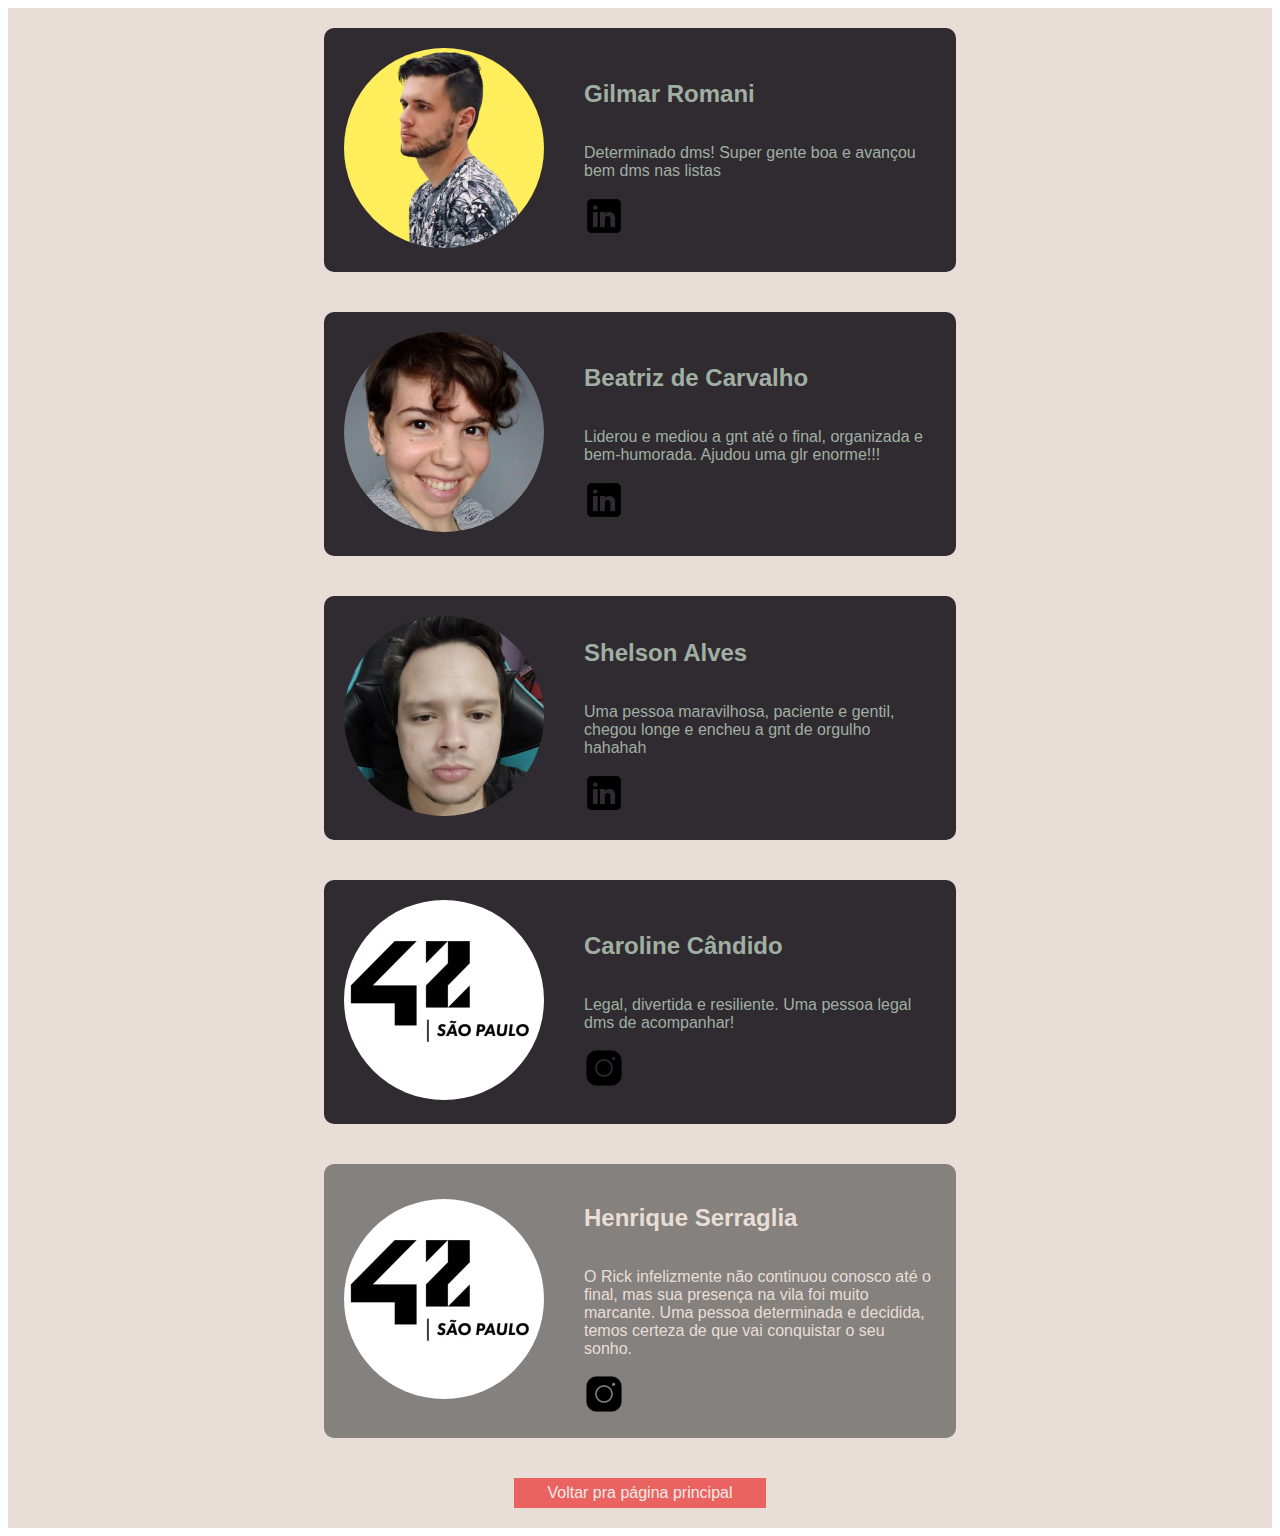
<file: Depoimentos/creditos.html>
<!DOCTYPE html>
<html lang="en">
<head>
    <meta charset="UTF-8">
    <meta http-equiv="X-UA-Compatible" content="IE=edge">
    <meta name="viewport" content="width=device-width, initial-scale=1.0">
    <title>Creditos Vila 27</title>
    <link rel="stylesheet" href="../style/creditos.css">
</head>
<body>
    <main>
        <div class="card">
            <div class="selfie">
                <img src="../img/gilmar.jpeg" alt="">
            </div>
            <div class="description">
                <h2>Gilmar Romani</h2>
                <p>Determinado dms! Super gente boa e avançou bem dms nas listas</p>
                <a href="https://www.linkedin.com/in/gilmar-romani/"><img src="../img/icons8-linkedin-100.png" alt=""></a>
            </div>
        </div>
        <div class="card">
            <div class="selfie">
                <img src="../img/beatriz.jpeg" alt="">
            </div>
            <div class="description">
                <h2>Beatriz de Carvalho</h2>
                <p>Liderou e mediou a gnt até o final, organizada e bem-humorada. Ajudou uma glr enorme!!!</p>
                <a href="https://www.linkedin.com/in/beatrizcarvalhobrancosilva/"><img src="../img/icons8-linkedin-100.png" alt=""></a>
            </div>
        </div>
        <div class="card">
            <div class="selfie">
                <img src="../img/shelson.jpeg" alt="">
            </div>
            <div class="description">
                <h2>Shelson Alves</h2>
                <p>Uma pessoa maravilhosa, paciente e gentil, chegou longe e encheu a gnt de orgulho hahahah</p>
                <a href="https://www.linkedin.com/in/shelson-xavier-36a3b9215/"><img src="../img/icons8-linkedin-100.png" alt=""></a>
            </div>
        </div>
        <div class="card">
            <div class="selfie">
                <img src="../img/uZCilKE3_400x400.jpg" alt="">
            </div>
            <div class="description">
                <h2>Caroline Cândido</h2>
                <p>Legal, divertida e resiliente. Uma pessoa legal dms de acompanhar!</p>
                <a href="https://www.instagram.com/carolinecandido/"><img src="../img/icons8-instagram-120.png" alt=""></a>
            </div>
        </div>
        <div class="card_rick card">
            <div class="selfie">
                <img src="../img/uZCilKE3_400x400.jpg" alt="">
            </div>
            <div class="description">
                <h2>Henrique Serraglia</h2>
                <p>O Rick infelizmente não continuou conosco até o final, mas sua presença na vila foi muito marcante. Uma pessoa determinada e decidida, temos certeza de que vai conquistar o seu sonho.</p>
                <a href="https://www.instagram.com/rickserraglia/"><img src="../img/icons8-instagram-120.png" alt=""></a>
            </div>
        </div>

        <a class="backtohome" href="../index.html">Voltar pra página principal</a>
    </main>
</body>
</html>
</file>
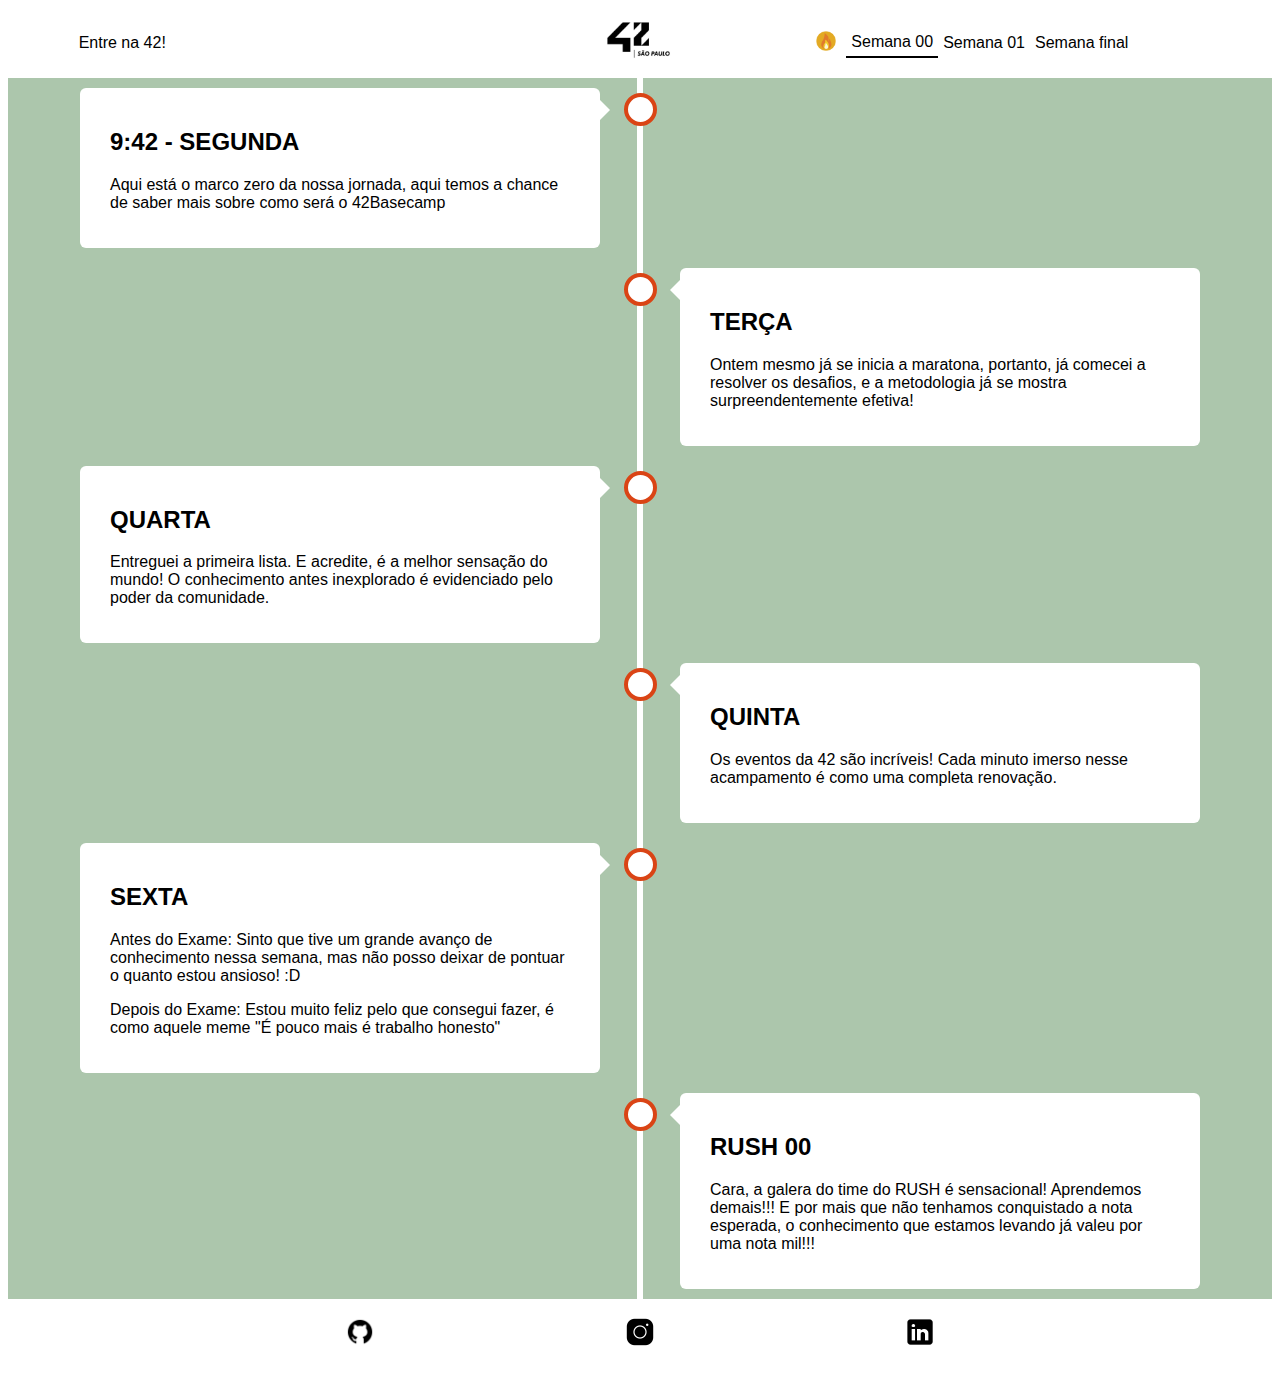
<file: Depoimentos/Semana_00.html>
<!DOCTYPE html>
<html lang="en">
<head>
    <meta charset="UTF-8">
    <meta http-equiv="X-UA-Compatible" content="IE=edge">
    <meta name="viewport" content="width=device-width, initial-scale=1.0">
    <title>Semana 00 - 42Basecamp</title>
    <link rel="stylesheet" href="../style/style_00.css">
</head>
<body>
    <header>
        <div class="link_subscribe"><a href="https://www.42sp.org.br/">Entre na 42!</a></div>
        <img src="../img/uZCilKE3_400x400.jpg" alt="">
        <div class="navbar">
            <a href="./Semana_do_Esquenta.html"><img class="esquenta" src="../img/icons8-elemento-fogo-64.png" alt="" srcset=""></a>
            <a class="links_ref1" href="../index.html">Semana 00</a>
            <a class="links_ref" href="./Semana_01.html">Semana 01</a>
            <a class="links_ref" href="./Semana_Final.html">Semana final</a>
        </div>
    </header>
    <main>
        <div class="timeline">
            <div class="container left">
              <div class="content">
                <h2>9:42 - SEGUNDA</h2>
                <p>Aqui está o marco zero da nossa jornada, aqui temos a chance de saber mais sobre como será o 42Basecamp</p>
              </div>
            </div>
            <div class="container right">
              <div class="content">
                <h2>TERÇA</h2>
                <p>Ontem mesmo já se inicia a maratona, portanto, já comecei a resolver os desafios, e a metodologia já se mostra surpreendentemente efetiva!</p>
              </div>
            </div>
            <div class="container left">
              <div class="content">
                <h2>QUARTA</h2>
                <p>Entreguei a primeira lista. E acredite, é a melhor sensação do mundo! O conhecimento antes inexplorado é evidenciado pelo poder da comunidade.</p>
              </div>
            </div>
            <div class="container right">
              <div class="content">
                <h2>QUINTA</h2>
                <p>Os eventos da 42 são incríveis! Cada minuto imerso nesse acampamento é como uma completa renovação.</p>
              </div>
            </div>
            <div class="container left">
              <div class="content">
                <h2>SEXTA</h2>
                <p>Antes do Exame: Sinto que tive um grande avanço de conhecimento nessa semana, mas não posso deixar de pontuar o quanto estou ansioso! :D</p>
                <p>Depois do Exame: Estou muito feliz pelo que consegui fazer, é como aquele meme "É pouco mais é trabalho honesto"</p>
              </div>
            </div>
            <div class="container right">
              <div class="content">
                <h2>RUSH 00</h2>
                <p>Cara, a galera do time do RUSH é sensacional! Aprendemos demais!!! E por mais que não tenhamos conquistado a nota esperada, o conhecimento que estamos levando já valeu por uma nota mil!!!</p>
              </div>
            </div>
        </div> 
    </main>
    <footer>
        <div class="social">
            <a href="https://github.com/anonyblast" _blank><img src="../img/icons8-github-128.png" alt="" srcset=""></a>
            <a href="https://www.instagram.com/gustavoiafelix/"><img src="../img/icons8-instagram-120.png" alt="" srcset=""></a>
            <a href="https://www.linkedin.com/in/gustavoiafelix/"><img src="../img/icons8-linkedin-100.png" alt="" srcset=""></a>
        </div>
    </footer>
</body>
</html>
</file>
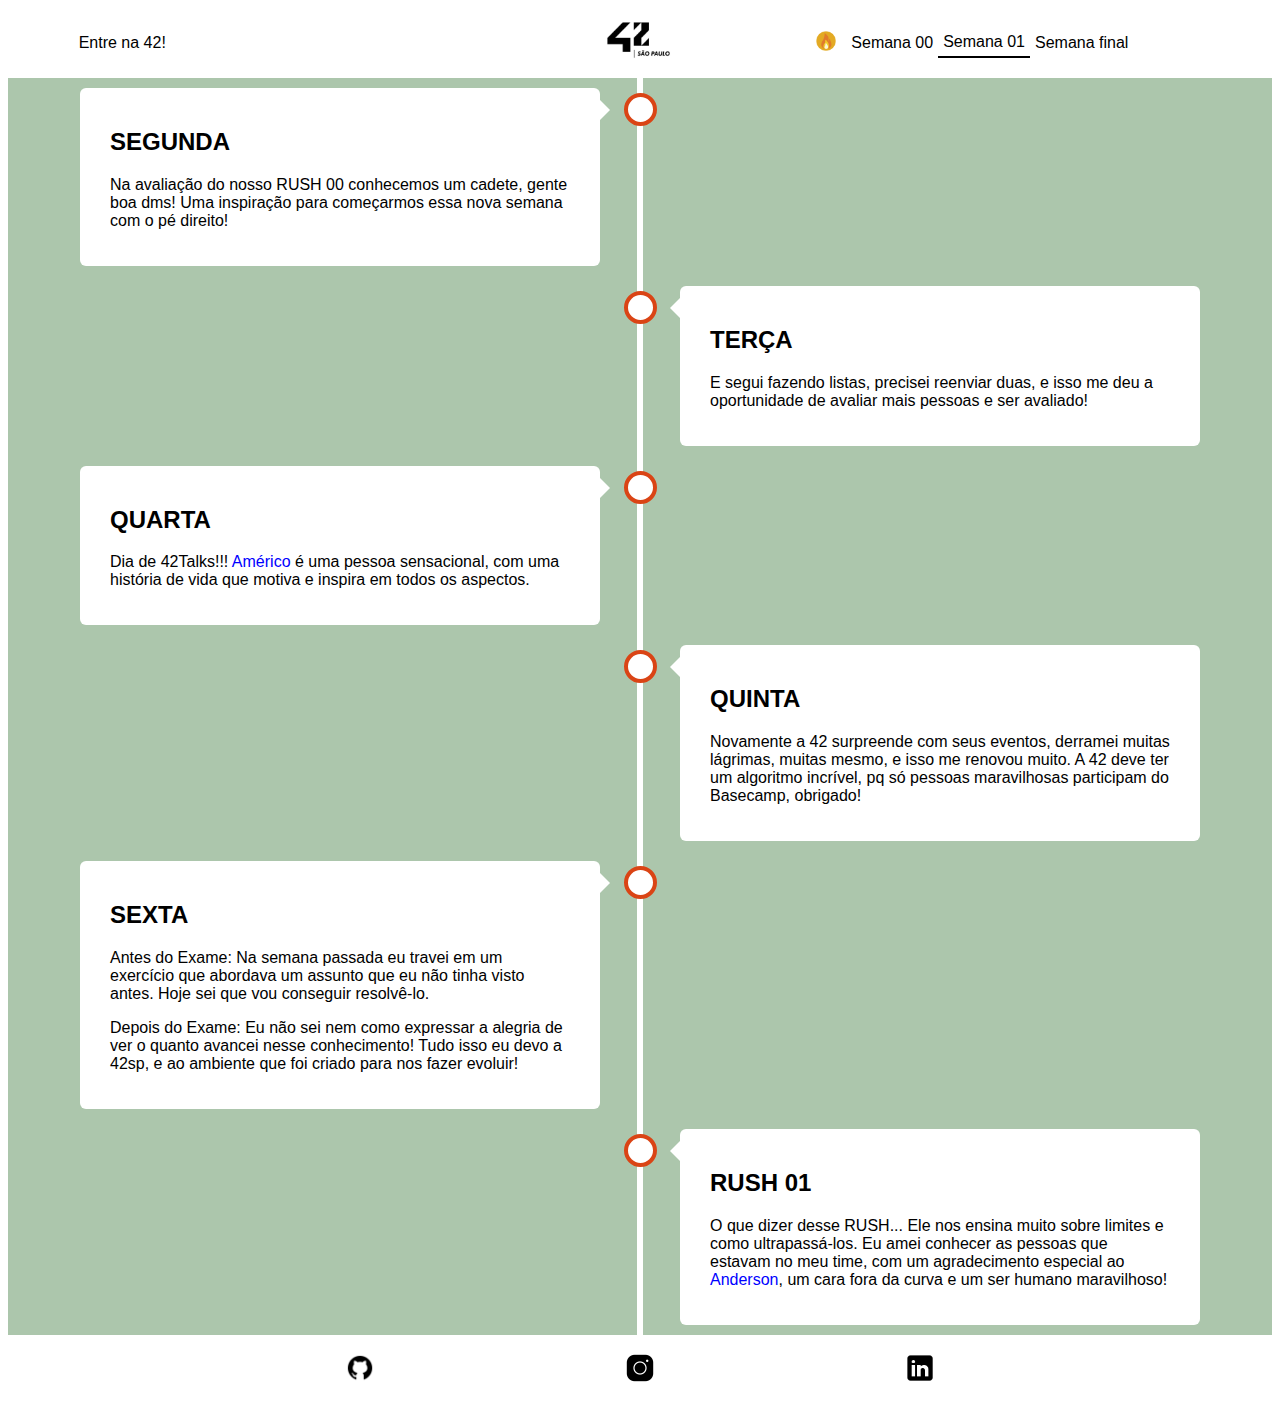
<file: Depoimentos/Semana_01.html>
<!DOCTYPE html>
<html lang="en">
<head>
    <meta charset="UTF-8">
    <meta http-equiv="X-UA-Compatible" content="IE=edge">
    <meta name="viewport" content="width=device-width, initial-scale=1.0">
    <title>Semana 01 - 42Basecamp</title>
    <link rel="stylesheet" href="../style/style_01.css">
</head>
<body>
    <header>
        <div class="link_subscribe"><a href="https://www.42sp.org.br/">Entre na 42!</a></div>
        <img src="../img/uZCilKE3_400x400.jpg" alt="">
        <div class="navbar">
            <a href="./Semana_do_Esquenta.html"><img class="esquenta" src="../img/icons8-elemento-fogo-64.png" alt="" srcset=""></a>
            <a class="links_ref" href="./Semana_00.html">Semana 00</a>
            <a class="links_ref1" href="../index.html">Semana 01</a>
            <a class="links_ref" href="./Semana_Final.html">Semana final</a>
        </div>
    </header>
    <main>
        <div class="timeline">
            <div class="container left">
              <div class="content">
                <h2>SEGUNDA</h2>
                <p>Na avaliação do nosso RUSH 00 conhecemos um cadete, gente boa dms! Uma inspiração para começarmos essa nova semana com o pé direito!</p>
              </div>
            </div>
            <div class="container right">
              <div class="content">
                <h2>TERÇA</h2>
                <p>E segui fazendo listas, precisei reenviar duas, e isso me deu a oportunidade de avaliar mais pessoas e ser avaliado!</p>
              </div>
            </div>
            <div class="container left">
              <div class="content">
                <h2>QUARTA</h2>
                <p>Dia de 42Talks!!! <a class="linkedin_ref" href="https://www.linkedin.com/in/americo-mattar/">Américo</a> é uma pessoa sensacional, com uma história de vida que motiva e inspira em todos os aspectos.</p>
              </div>
            </div>
            <div class="container right">
              <div class="content">
                <h2>QUINTA</h2>
                <p>Novamente a 42 surpreende com seus eventos, derramei muitas lágrimas, muitas mesmo, e isso me renovou muito. A 42 deve ter um algoritmo incrível, pq só pessoas maravilhosas participam do Basecamp, obrigado!</p>
              </div>
            </div>
            <div class="container left">
              <div class="content">
                <h2>SEXTA</h2>
                <p>Antes do Exame: Na semana passada eu travei em um exercício que abordava um assunto que eu não tinha visto antes. Hoje sei que vou conseguir resolvê-lo.</p>
                <p>Depois do Exame: Eu não sei nem como expressar a alegria de ver o quanto avancei nesse conhecimento! Tudo isso eu devo a 42sp, e ao ambiente que foi criado para nos fazer evoluir!</p>
              </div>
            </div>
            <div class="container right">
              <div class="content">
                <h2>RUSH 01</h2>
                <p>O que dizer desse RUSH... Ele nos ensina muito sobre limites e como ultrapassá-los. Eu amei conhecer as pessoas que estavam no meu time, com um agradecimento especial ao <a class="linkedin_ref" href="https://www.linkedin.com/in/anderson-demoner-577a29188/">Anderson</a>, um cara fora da curva e um ser humano maravilhoso!</p>
              </div>
            </div>
        </div> 
    </main>
    <footer>
        <div class="social">
            <a href="https://github.com/anonyblast" _blank><img src="../img/icons8-github-128.png" alt="" srcset=""></a>
            <a href="https://www.instagram.com/gustavoiafelix/"><img src="../img/icons8-instagram-120.png" alt="" srcset=""></a>
            <a href="https://www.linkedin.com/in/gustavoiafelix/"><img src="../img/icons8-linkedin-100.png" alt="" srcset=""></a>
        </div>
    </footer>
</body>
</html>
</file>
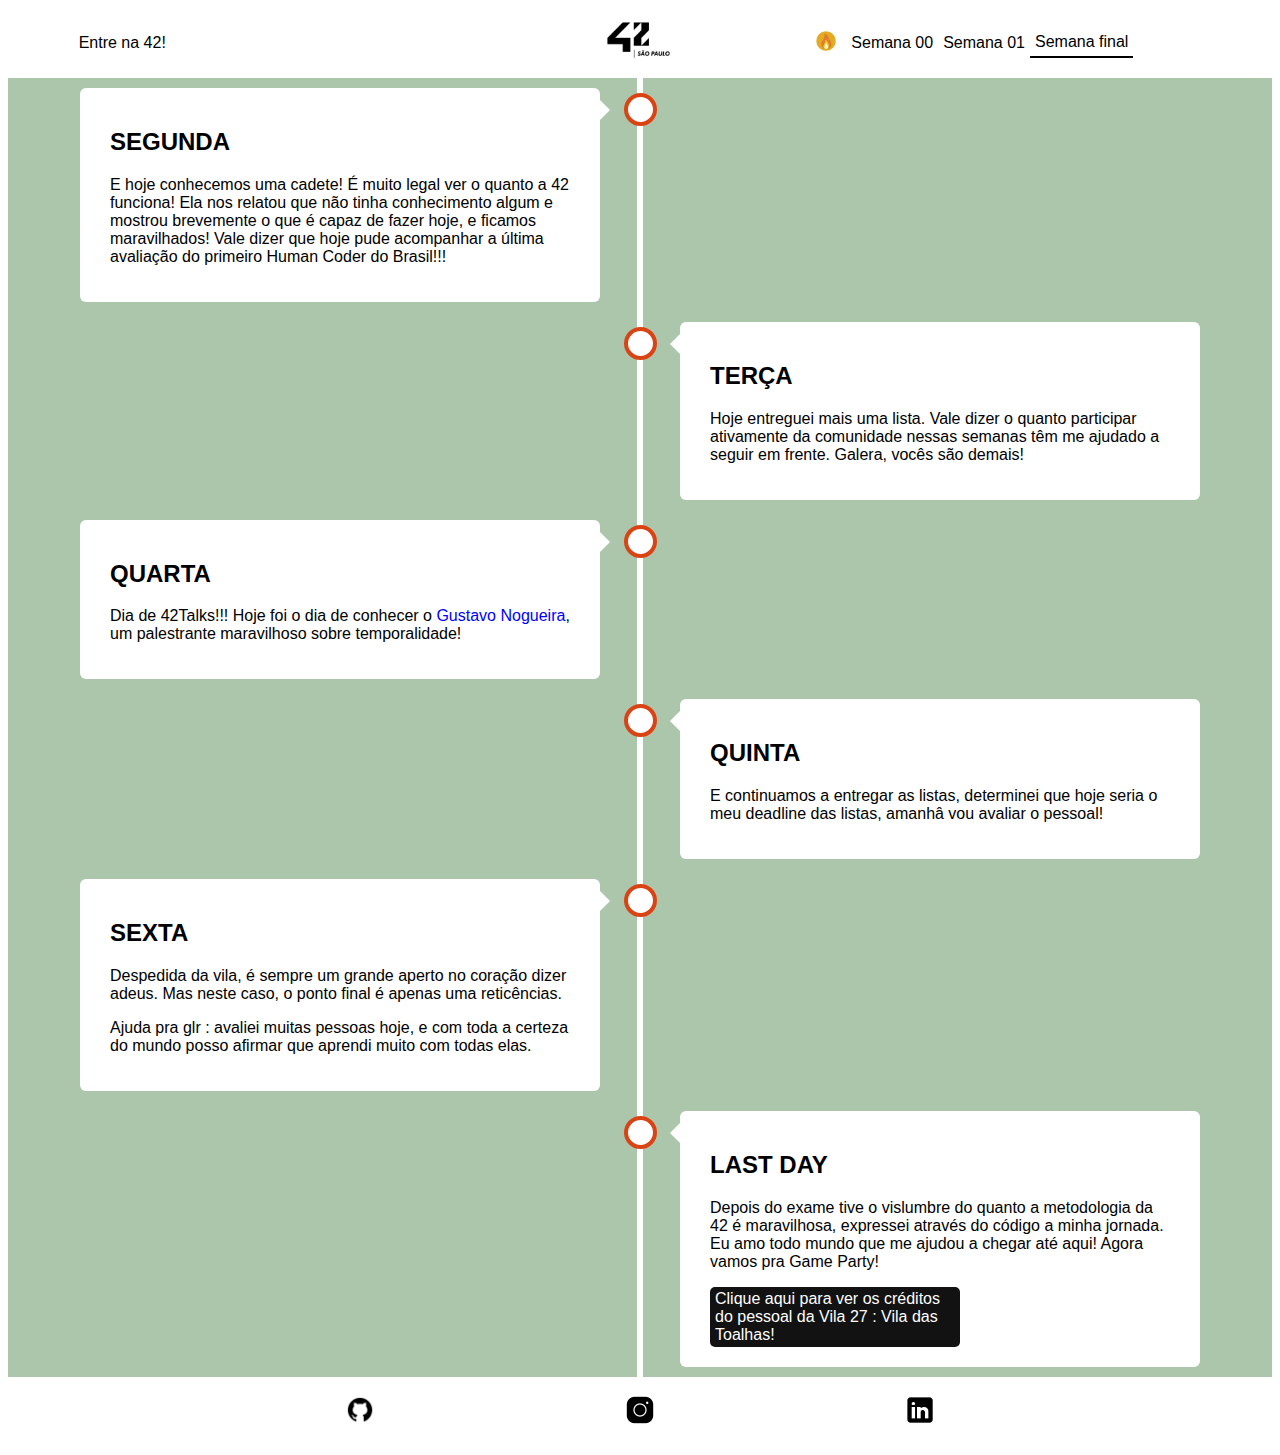
<file: Depoimentos/Semana_Final.html>
<!DOCTYPE html>
<html lang="en">
<head>
    <meta charset="UTF-8">
    <meta http-equiv="X-UA-Compatible" content="IE=edge">
    <meta name="viewport" content="width=device-width, initial-scale=1.0">
    <title>Semana Final - 42Basecamp</title>
    <link rel="stylesheet" href="../style/style_final.css">
</head>
<body>
    <header>
        <div class="link_subscribe"><a href="https://www.42sp.org.br/">Entre na 42!</a></div>
        <img src="../img/uZCilKE3_400x400.jpg" alt="">
        <div class="navbar">
            <a href="./Semana_do_Esquenta.html"><img class="esquenta" src="../img/icons8-elemento-fogo-64.png" alt="" srcset=""></a>
            <a class="links_ref" href="./Semana_00.html">Semana 00</a>
            <a class="links_ref" href="./Semana_01.html">Semana 01</a>
            <a class="links_ref1" href="../index.html">Semana final</a>
        </div>
    </header>
    <main>
        <div class="timeline">
            <div class="container left">
              <div class="content">
                <h2>SEGUNDA</h2>
                <p>E hoje conhecemos uma cadete! É muito legal ver o quanto a 42 funciona! Ela nos relatou que não tinha conhecimento algum e mostrou brevemente o que é capaz de fazer hoje, e ficamos maravilhados! Vale dizer que hoje pude acompanhar a última avaliação do primeiro Human Coder do Brasil!!!</p>
              </div>
            </div>
            <div class="container right">
              <div class="content">
                <h2>TERÇA</h2>
                <p>Hoje entreguei mais uma lista. Vale dizer o quanto participar ativamente da comunidade nessas semanas têm me ajudado a seguir em frente. Galera, vocês são demais!</p>
              </div>
            </div>
            <div class="container left">
              <div class="content">
                <h2>QUARTA</h2>
                <p>Dia de 42Talks!!! Hoje foi o dia de conhecer o <a class="linkedin_ref" href="https://www.instagram.com/gustnogm/">Gustavo Nogueira</a>, um palestrante maravilhoso sobre temporalidade!</p>
              </div>
            </div>
            <div class="container right">
              <div class="content">
                <h2>QUINTA</h2>
                <p>E continuamos a entregar as listas, determinei que hoje seria o meu deadline das listas, amanhâ vou avaliar o pessoal!</p>
              </div>
            </div>
            <div class="container left">
              <div class="content">
                <h2>SEXTA</h2>
                <p>Despedida da vila, é sempre um grande aperto no coração dizer adeus. Mas neste caso, o ponto final é apenas uma reticências.</p>
                <p>Ajuda pra glr : avaliei muitas pessoas hoje, e com toda a certeza do mundo posso afirmar que aprendi muito com todas elas.</p>
              </div>
            </div>
            <div class="container right">
                <div class="content">
                  <h2>LAST DAY</h2>
                  <p>Depois do exame tive o vislumbre do quanto a metodologia da 42 é maravilhosa, expressei através do código a minha jornada. Eu amo todo mundo que me ajudou a chegar até aqui! Agora vamos pra Game Party!</p>
                  <a href="./creditos.html" class="btn_credit" >Clique aqui para ver os créditos do pessoal da Vila 27 : Vila das Toalhas!</a>
                </div>
              </div>
        </div> 
    </main>
    <footer>
        <div class="social">
            <a href="https://github.com/anonyblast" _blank><img src="../img/icons8-github-128.png" alt="" srcset=""></a>
            <a href="https://www.instagram.com/gustavoiafelix/"><img src="../img/icons8-instagram-120.png" alt="" srcset=""></a>
            <a href="https://www.linkedin.com/in/gustavoiafelix/"><img src="../img/icons8-linkedin-100.png" alt="" srcset=""></a>
        </div>
    </footer>
</body>
</html>
</file>
<file: style/creditos.css>
body {
    font-family: sans-serif;
    color: #A1AFA3;
}

main {
    background-color: #e9ded7;
    width: 100%;
    height: 100%;
    display: flex;
    flex-direction: column;
    align-items: center;
    justify-content: center;
}

.card {
    width: 50%;
    height: auto;
    background-color: #2f2b30;
    margin: 20px;
    display: flex;
    flex-direction: row;
    align-items: center;
    border-radius: 10px;
}

.selfie img {
    width: 200px;
    height: 200px;
    background-color: blue;
    border-radius: 50%;
    margin: 20px;
}

.description {
    margin: 20px;
    display: flex;
    flex-direction: column;
    justify-content: center;
}

.description img {
    width: 40px;
    height: 40px;
}

.card_rick {
    background-color: #84817E;
    color: #e9ded7;
}

.backtohome{
    width: 20%;
    height: 30px;
    background-color: #EB6360;
    display: flex;
    flex-direction: row;
    align-items: center;
    justify-content: center;
    text-decoration: none;
    color: #EFECE8;
    margin: 20px;
}
</file>
<file: style/style_00.css>
body {
    font-family: sans-serif;
}

header {
    width: 100%;
    height: auto;
    display: flex;
    flex-direction: row;
    justify-content: space-around;
    align-items: center;
    background-color: white;
}

header img {
    width: 70px;
    height: auto;
}

.navbar{
    margin: 0;
    width: 400px;
    height: 30px;
    display: flex;
    flex-direction: row;
    align-items: center;
}

.link_subscribe {
    width: 400px;
}

a {
    text-decoration: none;
    color: black;
    padding: 5px;
}

.esquenta {
    width: 30px;
    padding: 5px;
}

.links_ref1 {
    border-bottom: 2px solid black;
}

@keyframes float{
	0%,100%{
		/* box-shadow:0 5px 15px 0 rgba(0,0,0,.6); */
		transform:translatey(0)
	}
	50%{
		/* box-shadow: 0 5px 0 0 #d3d3d3; */
		transform:translatey(-5px)
	}
}

.esquenta:hover, .links_ref1:hover {
     animation: float 2s ease-in-out infinite;
}

.links_ref:hover {
     animation: float 2s ease-in-out infinite;
}

* {
box-sizing: border-box;
}

main {
    background-color: #acc6ac;
}

/* The actual timeline (the vertical ruler) */
.timeline {
    position: relative;
    max-width: 1200px;
    margin: 0 auto;
}

/* The actual timeline (the vertical ruler) */
.timeline::after {
    content: '';
    position: absolute;
    width: 6px;
    background-color: white;
    top: 0;
    bottom: 0;
    left: 50%;
    margin-left: -3px;
}

/* Container around content */
.container {
padding: 10px 40px;
position: relative;
background-color: inherit;
width: 50%;
}

/* The circles on the timeline */
.container::after {
content: '';
position: absolute;
width: 25px;
height: 25px;
right: -17px;
background-color: white;
border: 4px solid #da4415;
top: 15px;
border-radius: 50%;
z-index: 1;
}

/* Place the container to the left */
.left {
left: 0;
}

/* Place the container to the right */
.right {
left: 50%;
}

/* Add arrows to the left container (pointing right) */
.left::before {
content: " ";
height: 0;
position: absolute;
top: 22px;
width: 0;
z-index: 1;
right: 30px;
border: medium solid white;
border-width: 10px 0 10px 10px;
border-color: transparent transparent transparent white;
}

/* Add arrows to the right container (pointing left) */
.right::before {
content: " ";
height: 0;
position: absolute;
top: 22px;
width: 0;
z-index: 1;
left: 30px;
border: medium solid white;
border-width: 10px 10px 10px 0;
border-color: transparent white transparent transparent;
}

/* Fix the circle for containers on the right side */
.right::after {
left: -16px;
}

/* The actual content */
.content {
padding: 20px 30px;
background-color: white;
position: relative;
border-radius: 6px;
}

/* Media queries - Responsive timeline on screens less than 600px wide */
@media screen and (max-width: 600px) {
/* Place the timelime to the left */
.timeline::after {
left: 31px;
}

/* Full-width containers */
.container {
width: 100%;
padding-left: 70px;
padding-right: 25px;
}

/* Make sure that all arrows are pointing leftwards */
.container::before {
left: 60px;
border: medium solid white;
border-width: 10px 10px 10px 0;
border-color: transparent white transparent transparent;
}

/* Make sure all circles are at the same spot */
.left::after, .right::after {
left: 15px;
}

/* Make all right containers behave like the left ones */
.right {
left: 0%;
}
}

footer {
    width: 100%;
    height: 70px;
    display: flex;
    flex-direction: row;
    align-items: center;
    justify-content: center;
}

.social {
    width: 600px;
    display: flex;
    flex-direction: row;
    justify-content: space-between;
}

.social img {
    width: 30px;
}
</file>
<file: style/style_01.css>
body {
    font-family: sans-serif;
}

header {
    width: 100%;
    height: auto;
    display: flex;
    flex-direction: row;
    justify-content: space-around;
    align-items: center;
    background-color: white;
}

header img {
    width: 70px;
    height: auto;
}

.navbar{
    margin: 0;
    width: 400px;
    height: 30px;
    display: flex;
    flex-direction: row;
    align-items: center;
}

.link_subscribe {
    width: 400px;
}

a {
    text-decoration: none;
    color: black;
    padding: 5px;
}

.esquenta {
    width: 30px;
    padding: 5px;
}

.links_ref1 {
    border-bottom: 2px solid black;
}

@keyframes float{
	0%,100%{
		/* box-shadow:0 5px 15px 0 rgba(0,0,0,.6); */
		transform:translatey(0)
	}
	50%{
		/* box-shadow: 0 5px 0 0 #d3d3d3; */
		transform:translatey(-5px)
	}
}

.esquenta:hover, .links_ref1:hover {
     animation: float 2s ease-in-out infinite;
}

.links_ref:hover {
     animation: float 2s ease-in-out infinite;
}

* {
box-sizing: border-box;
}

main {
    background-color: #acc6ac;
}

/* The actual timeline (the vertical ruler) */
.timeline {
    position: relative;
    max-width: 1200px;
    margin: 0 auto;
}

/* The actual timeline (the vertical ruler) */
.timeline::after {
    content: '';
    position: absolute;
    width: 6px;
    background-color: white;
    top: 0;
    bottom: 0;
    left: 50%;
    margin-left: -3px;
}

/* Container around content */
.container {
padding: 10px 40px;
position: relative;
background-color: inherit;
width: 50%;
}

/* The circles on the timeline */
.container::after {
content: '';
position: absolute;
width: 25px;
height: 25px;
right: -17px;
background-color: white;
border: 4px solid #da4415;
top: 15px;
border-radius: 50%;
z-index: 1;
}

/* Place the container to the left */
.left {
left: 0;
}

/* Place the container to the right */
.right {
left: 50%;
}

/* Add arrows to the left container (pointing right) */
.left::before {
content: " ";
height: 0;
position: absolute;
top: 22px;
width: 0;
z-index: 1;
right: 30px;
border: medium solid white;
border-width: 10px 0 10px 10px;
border-color: transparent transparent transparent white;
}

/* Add arrows to the right container (pointing left) */
.right::before {
content: " ";
height: 0;
position: absolute;
top: 22px;
width: 0;
z-index: 1;
left: 30px;
border: medium solid white;
border-width: 10px 10px 10px 0;
border-color: transparent white transparent transparent;
}

/* Fix the circle for containers on the right side */
.right::after {
left: -16px;
}

/* The actual content */
.content {
padding: 20px 30px;
background-color: white;
position: relative;
border-radius: 6px;
}

.linkedin_ref {
    color: blue;
    padding: 0;
}

/* Media queries - Responsive timeline on screens less than 600px wide */
@media screen and (max-width: 600px) {
/* Place the timelime to the left */
.timeline::after {
left: 31px;
}

/* Full-width containers */
.container {
width: 100%;
padding-left: 70px;
padding-right: 25px;
}

/* Make sure that all arrows are pointing leftwards */
.container::before {
left: 60px;
border: medium solid white;
border-width: 10px 10px 10px 0;
border-color: transparent white transparent transparent;
}

/* Make sure all circles are at the same spot */
.left::after, .right::after {
left: 15px;
}

/* Make all right containers behave like the left ones */
.right {
left: 0%;
}
}

footer {
    width: 100%;
    height: 70px;
    display: flex;
    flex-direction: row;
    align-items: center;
    justify-content: center;
}

.social {
    width: 600px;
    display: flex;
    flex-direction: row;
    justify-content: space-between;
}

.social img {
    width: 30px;
}
</file>
<file: style/style_final.css>
body {
    font-family: sans-serif;
}

header {
    width: 100%;
    height: auto;
    display: flex;
    flex-direction: row;
    justify-content: space-around;
    align-items: center;
    background-color: white;
}

header img {
    width: 70px;
    height: auto;
}

.navbar{
    margin: 0;
    width: 400px;
    height: 30px;
    display: flex;
    flex-direction: row;
    align-items: center;
}

.link_subscribe {
    width: 400px;
}

a {
    text-decoration: none;
    color: black;
    padding: 5px;
}

.esquenta {
    width: 30px;
    padding: 5px;
}

.links_ref1 {
    border-bottom: 2px solid black;
}

@keyframes float{
	0%,100%{
		/* box-shadow:0 5px 15px 0 rgba(0,0,0,.6); */
		transform:translatey(0)
	}
	50%{
		/* box-shadow: 0 5px 0 0 #d3d3d3; */
		transform:translatey(-5px)
	}
}

.esquenta:hover, .links_ref1:hover {
     animation: float 2s ease-in-out infinite;
}

.links_ref:hover {
     animation: float 2s ease-in-out infinite;
}

* {
box-sizing: border-box;
}

main {
    background-color: #acc6ac;
}

/* The actual timeline (the vertical ruler) */
.timeline {
    position: relative;
    max-width: 1200px;
    margin: 0 auto;
}

/* The actual timeline (the vertical ruler) */
.timeline::after {
    content: '';
    position: absolute;
    width: 6px;
    background-color: white;
    top: 0;
    bottom: 0;
    left: 50%;
    margin-left: -3px;
}

/* Container around content */
.container {
padding: 10px 40px;
position: relative;
background-color: inherit;
width: 50%;
}

/* The circles on the timeline */
.container::after {
content: '';
position: absolute;
width: 25px;
height: 25px;
right: -17px;
background-color: white;
border: 4px solid #da4415;
top: 15px;
border-radius: 50%;
z-index: 1;
}

/* Place the container to the left */
.left {
left: 0;
}

/* Place the container to the right */
.right {
left: 50%;
}

/* Add arrows to the left container (pointing right) */
.left::before {
content: " ";
height: 0;
position: absolute;
top: 22px;
width: 0;
z-index: 1;
right: 30px;
border: medium solid white;
border-width: 10px 0 10px 10px;
border-color: transparent transparent transparent white;
}

/* Add arrows to the right container (pointing left) */
.right::before {
content: " ";
height: 0;
position: absolute;
top: 22px;
width: 0;
z-index: 1;
left: 30px;
border: medium solid white;
border-width: 10px 10px 10px 0;
border-color: transparent white transparent transparent;
}

/* Fix the circle for containers on the right side */
.right::after {
left: -16px;
}

/* The actual content */
.content {
padding: 20px 30px;
background-color: white;
position: relative;
border-radius: 6px;
}

.linkedin_ref {
    color: blue;
    padding: 0;
}

/* Media queries - Responsive timeline on screens less than 600px wide */
@media screen and (max-width: 600px) {
/* Place the timelime to the left */
.timeline::after {
left: 31px;
}

/* Full-width containers */
.container {
width: 100%;
padding-left: 70px;
padding-right: 25px;
}

/* Make sure that all arrows are pointing leftwards */
.container::before {
left: 60px;
border: medium solid white;
border-width: 10px 10px 10px 0;
border-color: transparent white transparent transparent;
}

/* Make sure all circles are at the same spot */
.left::after, .right::after {
left: 15px;
}

/* Make all right containers behave like the left ones */
.right {
left: 0%;
}
}

footer {
    width: 100%;
    height: 70px;
    display: flex;
    flex-direction: row;
    align-items: center;
    justify-content: center;
}

.social {
    width: 600px;
    display: flex;
    flex-direction: row;
    justify-content: space-between;
}

.social img {
    width: 30px;
}

.btn_credit{
    width: 250px;
    height: 60px;
    display: flex;
    flex-direction: row;
    align-items: center;
    background-color: #121212;
    color: white;
    border: none;
    border-radius: 5px;
}
</file>
